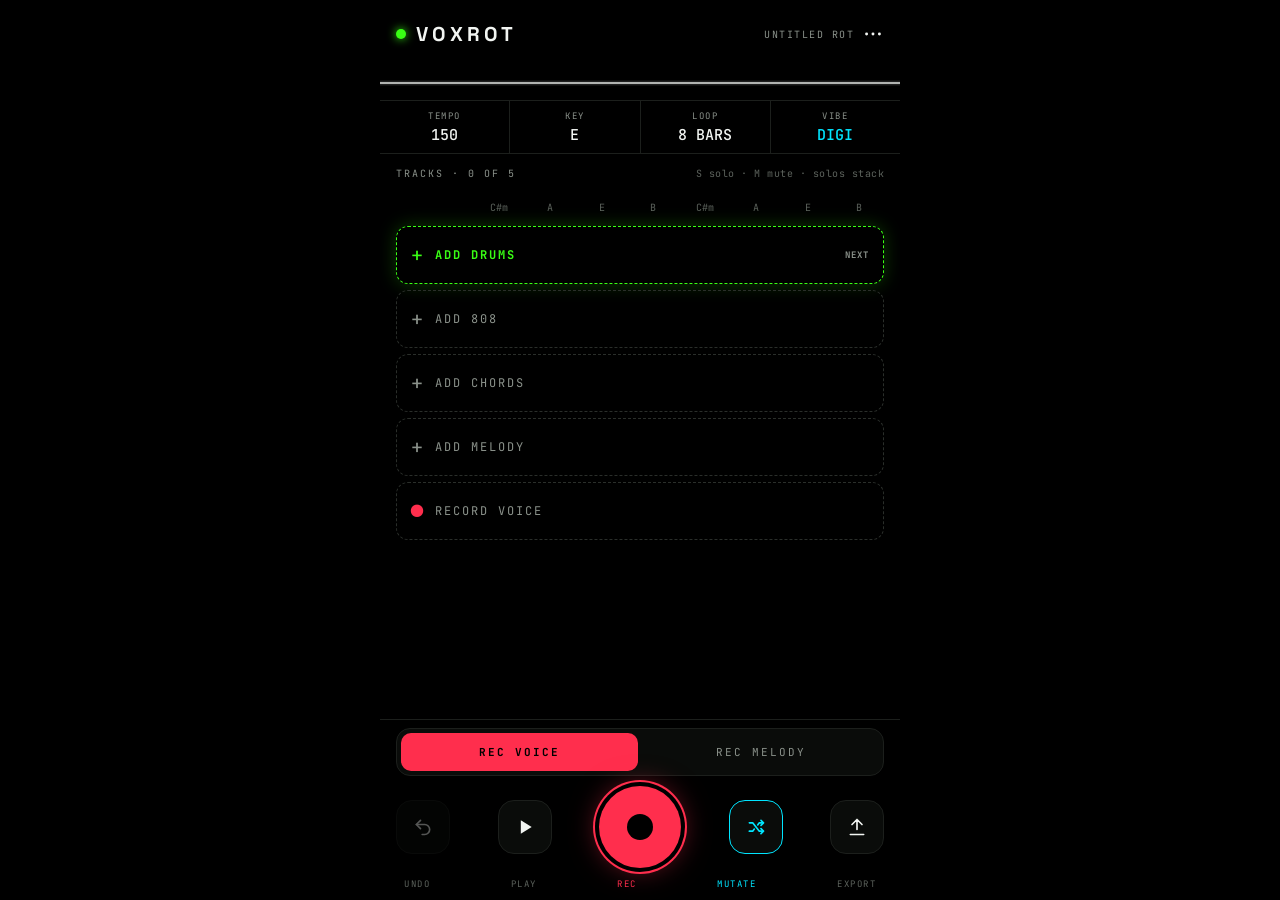
<file: index.html>
<!doctype html>
<html lang="en">
<head>
<meta charset="utf-8">
<meta name="viewport" content="width=device-width, initial-scale=1, viewport-fit=cover, user-scalable=no">
<meta name="theme-color" content="#000000">
<title>VOXROT</title>
<link rel="manifest" href="manifest.json">
<link rel="icon" href="icons/icon.svg" type="image/svg+xml">
<link rel="apple-touch-icon" href="icons/icon-192.png">
<link rel="preconnect" href="https://fonts.googleapis.com">
<link rel="preconnect" href="https://fonts.gstatic.com" crossorigin>
<link href="https://fonts.googleapis.com/css2?family=JetBrains+Mono:wght@400;500;700&family=Space+Grotesk:wght@500;700&display=swap" rel="stylesheet">
<link rel="stylesheet" href="style.css">
</head>
<body>
<div id="app">

  <!-- ============ TRACKS ============ -->
  <section class="screen" id="s-tracks">
    <header class="bar">
      <div class="brand"><span class="led" id="led"></span><span class="wordmark">VOXROT</span></div>
      <button class="ghost" id="menuBtn" type="button" aria-label="Menu"><span id="songTitle">UNTITLED ROT</span><svg viewBox="0 0 24 24" aria-hidden="true"><circle cx="5" cy="12" r="1.6"/><circle cx="12" cy="12" r="1.6"/><circle cx="19" cy="12" r="1.6"/></svg></button>
    </header>
    <canvas class="scope" id="scope" aria-hidden="true"></canvas>
    <div class="stats">
      <button type="button" id="st-tempo"><span class="k">TEMPO</span><span class="v" id="v-tempo">140</span></button>
      <button type="button" id="st-key"><span class="k">KEY</span><span class="v" id="v-key">C#m</span></button>
      <button type="button" id="st-loop"><span class="k">LOOP</span><span class="v" id="v-loop">8 BARS</span></button>
      <button type="button" id="st-vibe"><span class="k">VIBE</span><span class="v cyan" id="v-vibe">RAGE</span></button>
    </div>

    <div class="scroll">
      <div class="label"><span id="tracksLabel">TRACKS · 8 BARS</span><span class="hint">S solo · M mute · solos stack</span></div>
      <div class="tracks">
        <div class="chordrow" id="chordRow"></div>
        <div id="lanes" class="lanes"></div>
      </div>
    </div>

    <div class="dock">
      <div class="keysdock" id="keysDock" hidden>
        <div class="label"><span id="keysLabel">KEYS · C# MINOR</span><span class="keyoct"><button type="button" class="chipbtn" id="octDn" aria-label="Octave down">−</button><span id="octVal">OCT 0</span><button type="button" class="chipbtn" id="octUp" aria-label="Octave up">+</button></span></div>
        <div class="keys" id="keys"></div>
      </div>
      <div class="seg rec" id="recMode">
        <button type="button" data-mode="voice" class="on">REC VOICE</button>
        <button type="button" data-mode="melody">REC MELODY</button>
      </div>
      <div class="transport">
        <button type="button" class="tbtn" id="undo" aria-label="Undo"><svg viewBox="0 0 24 24" aria-hidden="true"><path d="M9 14L4 9l5-5"/><path d="M4 9h10a6 6 0 0 1 0 12h-3"/></svg></button>
        <button type="button" class="tbtn" id="play" aria-label="Play"><svg class="i-play" viewBox="0 0 24 24" aria-hidden="true"><polygon points="7,4 20,12 7,20"/></svg><svg class="i-stop" viewBox="0 0 24 24" aria-hidden="true"><rect x="6" y="6" width="12" height="12" rx="2"/></svg></button>
        <button type="button" class="recbtn" id="rec" aria-label="Record voice"><span class="core"></span><svg class="ring" viewBox="0 0 100 100" aria-hidden="true"><circle cx="50" cy="50" r="46"/></svg></button>
        <button type="button" class="tbtn cyan" id="mutate" aria-label="Mutate everything unlocked"><svg viewBox="0 0 24 24" aria-hidden="true"><path d="M4 7h4l8 10h4M4 17h4l2-2.5M14 9.5L16 7h4"/><path d="M18 4l3 3-3 3M18 14l3 3-3 3"/></svg></button>
        <button type="button" class="tbtn" id="export" aria-label="Export"><svg viewBox="0 0 24 24" aria-hidden="true"><path d="M12 3v12M6 9l6-6 6 6M4 21h16"/></svg></button>
      </div>
      <div class="tlabels"><span>UNDO</span><span>PLAY</span><span class="red">REC</span><span class="cyan">MUTATE</span><span>EXPORT</span></div>
    </div>
  </section>

  <!-- ============ ONE PART ============ -->
  <section class="screen" id="s-part" hidden>
    <header class="bar">
      <button type="button" class="sq" id="partBack" aria-label="Back to tracks"><svg viewBox="0 0 24 24" aria-hidden="true"><path d="M15 5l-7 7 7 7"/></svg></button>
      <div class="ptitle"><span id="partName">DRUMS</span><span class="sub" id="partSub">RAGE KIT</span></div>
      <button type="button" class="sq solo" id="partSolo" aria-label="Solo this part" aria-pressed="false">S</button>
      <button type="button" class="sq" id="partLock" aria-label="Lock part" aria-pressed="false"><svg viewBox="0 0 24 24" aria-hidden="true"><rect x="5" y="11" width="14" height="10" rx="2"/><path class="shackle" d="M8 11V7a4 4 0 0 1 8 0v4"/></svg></button>
    </header>
    <div class="seg" id="partTabs">
      <button type="button" data-tab="pattern" class="on">PATTERN</button>
      <button type="button" data-tab="sound">SOUND</button>
    </div>
    <div class="scroll" id="pv-pattern">
      <div class="editor" id="editor"></div>
      <div class="dials" id="dials"></div>
      <div class="label"><span>VARIATIONS</span><button type="button" class="linkbtn" id="newBatch">↻ NEW BATCH</button></div>
      <div class="vars" id="vars"></div>
      <div class="hint">tap to try · double-tap to keep · swipe left to kill</div>
      <div class="label"><span>DRIFT</span><span class="hint">how far variations wander</span></div>
      <input type="range" id="drift" min="0.1" max="1" step="0.01" value="0.4" aria-label="Drift">
      <div class="row2">
        <button type="button" class="big" id="randomVibe">RANDOM IN VIBE</button>
        <button type="button" class="big cyanfill" id="moreLike">MORE LIKE THIS</button>
      </div>
      <button type="button" class="big danger" id="partRemove">REMOVE FROM TRACK</button>
    </div>
    <div class="scroll" id="pv-sound" hidden>
      <div class="genes" id="genes"></div>
      <p class="hint block">Dashed box: where RANDOM IN RANGE is allowed to roam, so it stays in the style. Locked genes never change.</p>
      <div class="row2">
        <button type="button" class="big" id="soundReset">RESET</button>
        <button type="button" class="big cyanfill" id="soundRandom">RANDOM IN RANGE</button>
      </div>
    </div>
  </section>

  <!-- ============ VOICE ============ -->
  <section class="screen" id="s-voice" hidden>
    <header class="bar">
      <button type="button" class="sq" id="voiceBack" aria-label="Back to tracks"><svg viewBox="0 0 24 24" aria-hidden="true"><path d="M15 5l-7 7 7 7"/></svg></button>
      <div class="ptitle"><span class="red">VOICE</span><span class="sub" id="voiceSub">NO TAKES YET</span></div>
      <button type="button" class="sq" id="voiceMute" aria-label="Mute voice" aria-pressed="false"><svg viewBox="0 0 24 24" aria-hidden="true"><path d="M4 9h4l5-4v14l-5-4H4z"/><path class="wave" d="M16 9a4 4 0 0 1 0 6"/></svg></button>
    </header>
    <div class="scroll">
      <div class="label"><span>EFFECTS</span><span class="hint">change anytime, every take updates</span></div>
      <div class="fxgrid" id="fx">
        <button type="button" data-fx="tune">TUNE: HARD</button>
        <button type="button" data-fx="oct">+12 OCT</button>
        <button type="button" data-fx="chip">CHIPMUNK</button>
        <button type="button" data-fx="wide">WIDE</button>
        <button type="button" data-fx="crush">CRUSH</button>
        <button type="button" data-fx="stutter">STUTTER</button>
      </div>
      <div class="label"><span>TAKES</span><span class="hint">all on = stacked</span></div>
      <div id="takes" class="takes"></div>
      <div class="label"><span>SPACE</span></div>
      <label class="fader"><span>REVERB</span><input type="range" id="m-rev" min="0" max="1" step="0.01"></label>
      <label class="fader"><span>DELAY</span><input type="range" id="m-dly" min="0" max="1" step="0.01"></label>
      <div class="label"><span>SYNC</span><span class="hint" id="syncVal">not calibrated</span></div>
      <p class="hint block">Once per phone: headphones off, volume up, quiet room. It plays 6 beeps and times how late your mic hears them.</p>
      <button type="button" class="big" id="calibrate">CALIBRATE SYNC</button>
      <p class="hint block">Record with wired headphones. Bluetooth adds a delay that can't be measured from here.</p>
    </div>
  </section>

  <!-- ============ SHEET ============ -->
  <div class="scrim" id="scrim" hidden></div>
  <div class="sheet" id="sheet" hidden role="dialog" aria-modal="true" aria-labelledby="sheetTitle">
    <div class="grab" aria-hidden="true"></div>
    <div class="sheethead"><span id="sheetTitle">SHEET</span><button type="button" class="linkbtn" id="sheetClose">DONE</button></div>
    <div class="sheetbody" id="sheetBody"></div>
  </div>
</div>

<div class="count" id="count" aria-live="polite" hidden></div>
<div class="toast" id="toast" role="status" hidden></div>

<script type="module" src="js/ui.js"></script>
</body>
</html>
</file>
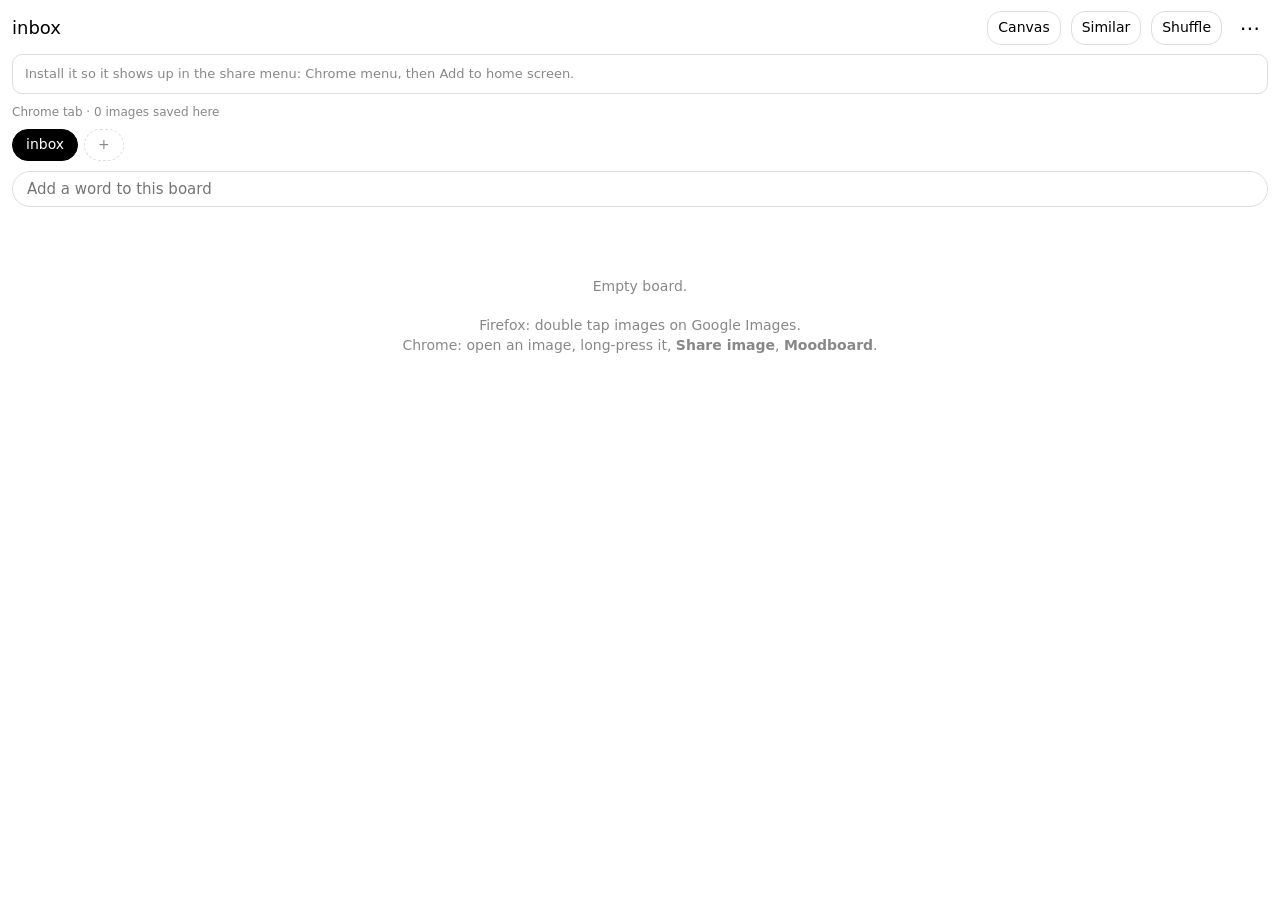
<file: moodboard/index.html>
<!DOCTYPE html>
<html lang="en">
<head>
<meta charset="utf-8">
<meta name="viewport" content="width=device-width,initial-scale=1,viewport-fit=cover">
<meta name="theme-color" content="#000000">
<title>Moodboard</title>
<link rel="icon" href="icon-192.png">
<style>
:root{--bg:#fff;--fg:#000;--mut:#888;--line:#ddd;--dim:rgba(0,0,0,.55)}
@media (prefers-color-scheme:dark){:root{--bg:#000;--fg:#fff;--mut:#777;--line:#2a2a2a;--dim:rgba(0,0,0,.75)}}
*{box-sizing:border-box;-webkit-tap-highlight-color:transparent}
html,body{margin:0;background:var(--bg);color:var(--fg);font:15px/1.4 system-ui,sans-serif}
button{font:inherit;color:inherit;background:none;border:0;padding:0;cursor:pointer}
[hidden]{display:none!important}
header{position:sticky;top:0;z-index:2;background:var(--bg);padding:calc(env(safe-area-inset-top) + 10px) 12px 8px;display:flex;align-items:center;gap:10px}
#title{font-size:18px;flex:1;white-space:nowrap;overflow:hidden;text-overflow:ellipsis}
#count{color:var(--mut);font-size:13px}
#more{width:36px;height:36px;font-size:20px;line-height:36px;text-align:center}
.strip{display:flex;gap:6px;overflow-x:auto;scrollbar-width:none;padding:0 12px 10px}
.strip::-webkit-scrollbar{display:none}
.chip{flex:none;height:32px;padding:0 13px;border:1px solid var(--line);border-radius:16px;font-size:14px;white-space:nowrap;user-select:none;-webkit-user-select:none}
.chip.on{background:var(--fg);color:var(--bg);border-color:var(--fg)}
.chip.add{border-style:dashed;color:var(--mut)}
#grid{columns:2;column-gap:4px;padding:0 4px calc(env(safe-area-inset-bottom) + 20px)}
@media (min-width:700px){#grid{columns:4}}
#grid img{width:100%;display:block;margin:0 0 4px;border-radius:4px;break-inside:avoid;background:var(--line);min-height:40px}
.empty{color:var(--mut);padding:40px 24px;text-align:center;font-size:14px}
.layer{position:fixed;inset:0;z-index:10;background:var(--dim);display:flex;flex-direction:column;justify-content:flex-end}
.panel{background:var(--bg);border-radius:14px 14px 0 0;padding:14px 0 calc(env(safe-area-inset-bottom) + 14px)}
.panel .row{padding:0 14px}
#sheetImgs{display:flex;gap:6px;padding:0 14px 12px}
#sheetImgs img{height:140px;max-width:100%;object-fit:contain;border-radius:6px;background:var(--line)}
.label{color:var(--mut);font-size:13px;padding:0 14px 8px;display:flex;justify-content:space-between}
#bar{height:2px;background:var(--fg);margin:12px 14px 0;transform-origin:left}
#bar.run{animation:shrink 1.5s linear forwards}
@keyframes shrink{from{transform:scaleX(1)}to{transform:scaleX(0)}}
#viewer{background:#000;justify-content:center}
#viewer img{max-width:100%;max-height:80vh;object-fit:contain;margin:auto}
#viewer .acts{display:flex;justify-content:space-around;padding:14px 0 calc(env(safe-area-inset-bottom) + 14px);color:#fff}
#viewer .acts button{padding:8px 14px}
#viewer .strip .chip{color:#fff;border-color:#444}
.menu button{display:block;width:100%;text-align:left;padding:14px 18px;font-size:16px}
.menu button.warn{color:#d33}
#dip{position:fixed;inset:0;z-index:15;background:#000;overflow:hidden;touch-action:none;user-select:none;-webkit-user-select:none}
#track{position:absolute;inset:0;will-change:transform}
#track.anim{transition:transform .22s ease-out}
.slide{position:absolute;top:0;width:100%;height:100%;display:flex;align-items:center;justify-content:center}
.slide img{max-width:100%;max-height:100%;object-fit:contain;pointer-events:none}
#dipInfo{position:absolute;left:0;right:0;bottom:0;padding:14px 16px calc(env(safe-area-inset-bottom) + 18px);display:flex;gap:16px;align-items:center;color:#fff;font-size:14px;background:rgba(0,0,0,.6)}
#dipInfo .grow{flex:1;white-space:nowrap;overflow:hidden;text-overflow:ellipsis}
#dipScope{position:absolute;top:calc(env(safe-area-inset-top) + 12px);left:50%;transform:translateX(-50%);display:flex;gap:6px}
#dipScope .chip{color:#fff;border-color:#444;background:rgba(0,0,0,.5)}
#dipScope .chip.on{background:#fff;color:#000;border-color:#fff}
#words{padding:0 12px 10px}
#wordIn{width:100%;height:36px;border:1px solid var(--line);border-radius:18px;background:transparent;color:var(--fg);padding:0 14px;font:inherit;outline:none}
#sugg,#bwords{display:flex;flex-wrap:wrap;gap:6px;margin-top:8px}
#sugg:empty,#bwords:empty{display:none}
.chip.sug{border-style:dashed}
.chip.word{background:var(--fg);color:var(--bg);border-color:var(--fg)}
.btn{height:36px;padding:0 16px;border:1px solid var(--fg);border-radius:18px}
#canvas{position:fixed;left:0;right:0;bottom:0;overflow:hidden;touch-action:none;background:var(--bg)}
#world{position:absolute;left:0;top:0;transform-origin:0 0}
#world img{position:absolute;display:block;border-radius:3px;background:var(--line)}
#world .lbl{position:absolute;font-size:30px;color:var(--fg);white-space:nowrap}
#toast{position:fixed;left:50%;bottom:calc(env(safe-area-inset-bottom) + 24px);transform:translateX(-50%);background:var(--fg);color:var(--bg);padding:8px 14px;border-radius:16px;font-size:14px;z-index:20}
#install{margin:0 12px 10px;padding:10px 12px;border:1px solid var(--line);border-radius:10px;font-size:13px;display:flex;gap:10px;align-items:center}
#install span{flex:1;color:var(--mut)}
#install button{border:1px solid var(--fg);border-radius:14px;padding:4px 12px}
</style>
</head>
<body>

<header>
  <div id="title">Moodboard</div>
  <div id="count"></div>
  <button id="viewBtn" style="font-size:14px;padding:6px 10px;border:1px solid var(--line);border-radius:14px">Canvas</button>
  <button id="similarBtn" style="font-size:14px;padding:6px 10px;border:1px solid var(--line);border-radius:14px">Similar</button>
  <button id="shuffleBtn" style="font-size:14px;padding:6px 10px;border:1px solid var(--line);border-radius:14px">Shuffle</button>
  <button id="more" aria-label="Board options">&#8943;</button>
</header>
<div id="install" hidden><span>Install it so it shows up in the share menu.</span><button id="installBtn" hidden>Install</button></div>
<div id="link" hidden style="color:var(--mut);font-size:12px;padding:0 12px 8px"></div>
<nav class="strip" id="strip"></nav>
<div id="words">
  <input id="wordIn" placeholder="Add a word to this board" autocomplete="off" autocapitalize="off" enterkeyhint="done">
  <div id="sugg"></div>
  <div id="bwords"></div>
</div>
<div id="canvas" hidden><div id="world"></div></div>
<main id="grid"></main>
<div class="empty" id="empty" hidden>Empty board.<br><br>Firefox: double tap images on Google Images.<br>Chrome: open an image, long-press it, <b>Share image</b>, <b>Moodboard</b>.</div>

<!-- Save sheet (opens after a share) -->
<div class="layer" id="sheet" hidden>
  <div class="panel" id="sheetPanel">
    <div id="sheetImgs"></div>
    <div class="label"><span id="sheetMsg">Saved to</span><button id="discard">Discard</button></div>
    <div class="strip" id="sheetStrip"></div>
    <div class="label" style="padding-top:2px;padding-bottom:0">Tap: this image only. Hold: switch session.</div>
    <div id="bar"></div>
  </div>
</div>

<!-- Full image viewer -->
<div class="layer" id="viewer" hidden>
  <img id="viewImg" alt="">
  <div class="strip" id="moveStrip" hidden></div>
  <div class="acts">
    <button id="vSimilar">Similar</button>
    <button id="vSource">Source</button>
    <button id="vMove">Move</button>
    <button id="vDelete">Delete</button>
    <button id="vClose">Close</button>
  </div>
</div>

<!-- Board menu -->
<div class="layer" id="menu" hidden>
  <div class="panel menu">
    <button data-a="new">New board</button>
    <button data-a="rename">Rename board</button>
    <button data-a="export">Export board as zip</button>
    <button data-a="debug" id="debugBtn" hidden>Copy Google debug log</button>
    <button data-a="delete" class="warn">Delete board</button>
  </div>
</div>

<!-- Shuffle viewer: random images full screen, swipe left/right, swipe down or back to close -->
<div id="dip" hidden>
  <div id="track"><div class="slide" style="left:-100%"><img alt=""></div><div class="slide" style="left:0"><img alt=""></div><div class="slide" style="left:100%"><img alt=""></div></div>
  <div id="dipScope" hidden><button class="chip" data-s="all">All boards</button><button class="chip" data-s="board">This board</button></div>
  <div id="dipInfo" hidden><span class="grow" id="dipBoard"></span><button id="dipSimilar" style="color:#fff">Similar</button><button id="dipSource" style="color:#fff">Source</button><button id="dipDelete" style="color:#fff">Delete</button><button id="dipClose" style="color:#fff">Close</button></div>
</div>

<div id="toast" hidden></div>

<script>
// Only Chrome gets the app manifest (needed for its share menu).
// In Firefox, no manifest means "Add to Home screen" makes a plain shortcut that opens in a normal tab,
// where the Violentmonkey double-tap script runs. An installed Firefox app window doesn't run it.
if (!/Firefox/.test(navigator.userAgent)) {
  var ml = document.createElement('link'); ml.rel = 'manifest'; ml.href = 'manifest.json'; document.head.appendChild(ml);
}
</script>
<script src="db.js"></script>
<script>
var $ = function (s) { return document.querySelector(s); };
var objUrls = [];
var current = null;      // board being viewed (= active board)
var viewing = null;      // item open in viewer

function src(it) {
  if (it.blob) { var u = URL.createObjectURL(it.blob); objUrls.push(u); return u; }
  return it.url;
}
function freeUrls() { objUrls.forEach(URL.revokeObjectURL); objUrls = []; }
// Small preview for grids and the canvas; full image only in the viewers.
function thumbSrc(it) {
  var b = it.thumb || it.blob;
  if (b) { var u = URL.createObjectURL(b); objUrls.push(u); return u; }
  return it.url;
}
function img(it) {
  var i = document.createElement('img');
  i.src = thumbSrc(it); i.loading = 'lazy'; i.referrerPolicy = 'no-referrer'; i.alt = '';
  return i;
}
function toast(msg) {
  var t = $('#toast'); t.textContent = msg; t.hidden = false;
  clearTimeout(toast.h); toast.h = setTimeout(function () { t.hidden = true; }, 1600);
}
function byCreated(list) { return list.slice().sort(function (a, b) { return (a.c || a.t) - (b.c || b.t); }); }

// Chip with tap + long-press
function chip(text, cls, onTap, onHold) {
  var b = document.createElement('button');
  b.className = 'chip ' + (cls || ''); b.textContent = text;
  var timer, held = false;
  b.addEventListener('pointerdown', function () {
    held = false;
    if (onHold) timer = setTimeout(function () { held = true; if (navigator.vibrate) navigator.vibrate(15); onHold(); }, 450);
  });
  ['pointerup', 'pointerleave', 'pointercancel'].forEach(function (ev) { b.addEventListener(ev, function () { clearTimeout(timer); }); });
  b.addEventListener('click', function () { if (!held) onTap(); });
  b.addEventListener('contextmenu', function (e) { e.preventDefault(); });
  return b;
}

async function render() {
  freeUrls();
  current = await MB.active();
  var boards = byCreated(await MB.boards());
  var board = boards.find(function (b) { return b.id === current; });
  $('#title').textContent = board ? board.name : 'Moodboard';

  var strip = $('#strip'); strip.innerHTML = '';
  boards.forEach(function (b) {
    strip.appendChild(chip(b.name, b.id === current ? 'on' : '', async function () { await MB.setActive(b.id); render(); }));
  });
  strip.appendChild(chip('+', 'add', newBoard));
  var on = strip.querySelector('.on'); if (on) on.scrollIntoView({ inline: 'nearest', block: 'nearest' });

  var items = await MB.byBoard(current);
  boardItems = items;
  $('#count').textContent = items.length || '';
  var grid = $('#grid'); grid.innerHTML = '';
  items.forEach(function (it) {
    var i = img(it);
    i.onclick = function () { openViewer(it); };
    grid.appendChild(i);
  });
  $('#empty').hidden = items.length > 0 || canvasOn;
  drawWords(board);
  if (canvasOn) drawCanvas(items);
  makeThumbs(items);
  drawCtx();
  hello();
}

async function newBoard() {
  var name = (prompt('Board name') || '').trim();
  if (!name) return null;
  var b = await MB.newBoard(name);
  await MB.setActive(b.id);
  render();
  return b;
}

// ---------- Save sheet ----------
var sheetIds = [], sheetTimer = null, sheetBoard = null;

async function openSheet(ids) {
  sheetIds = ids;
  var items = (await Promise.all(ids.map(function (id) { return MB.get('items', id); }))).filter(Boolean);
  if (!items.length) { finishSheet(); return; }
  sheetBoard = items[0].board;
  var box = $('#sheetImgs'); box.innerHTML = '';
  items.slice(0, 3).forEach(function (it) { box.appendChild(img(it)); });
  $('#sheetMsg').textContent = items.length > 1 ? items.length + ' saved to' : 'Saved to';
  await drawSheetChips();
  $('#sheet').hidden = false;
  var bar = $('#bar'); bar.classList.remove('run'); void bar.offsetWidth; bar.classList.add('run');
  sheetTimer = setTimeout(finishSheet, 1500);
}

async function drawSheetChips() {
  var boards = await MB.boards(); // most recently used first
  var s = $('#sheetStrip'); s.innerHTML = '';
  boards.forEach(function (b) {
    s.appendChild(chip(b.name, b.id === sheetBoard ? 'on' : '',
      async function () { await moveSheet(b.id, false); },
      async function () { await moveSheet(b.id, true); }));
  });
  s.appendChild(chip('+ new', 'add', async function () {
    var name = (prompt('New board') || '').trim();
    if (!name) return;
    var b = await MB.newBoard(name);
    await moveSheet(b.id, true);
  }));
}

async function moveSheet(boardId, makeActive) {
  await MB.move(sheetIds, boardId);
  if (makeActive) await MB.setActive(boardId);
  sheetBoard = boardId;
  await drawSheetChips();
  var b = await MB.get('boards', boardId);
  $('#sheetMsg').textContent = makeActive ? 'Session now: ' + b.name : 'Moved to ' + b.name;
  setTimeout(finishSheet, 700);
}

function finishSheet() {
  clearTimeout(sheetTimer);
  if ($('#sheet').hidden && !sheetIds.length) return;
  $('#sheet').hidden = true; sheetIds = [];
  history.replaceState(null, '', location.pathname);
  try { window.close(); } catch (e) {}
  render();
}

// Any touch on the sheet stops the auto-close so you have time to pick.
$('#sheetPanel').addEventListener('pointerdown', function () {
  clearTimeout(sheetTimer); $('#bar').classList.remove('run'); $('#bar').style.transform = 'scaleX(0)';
});
$('#discard').onclick = async function () {
  for (var i = 0; i < sheetIds.length; i++) await MB.del('items', sheetIds[i]);
  toast('Discarded'); finishSheet();
};

// ---------- Viewer ----------
function openViewer(it) {
  viewing = it;
  $('#viewImg').src = src(it);
  $('#vSource').hidden = !it.src;
  $('#moveStrip').hidden = true;
  $('#viewer').hidden = false;
}
function closeViewer() { $('#viewer').hidden = true; viewing = null; }
$('#vClose').onclick = closeViewer;
$('#viewImg').onclick = closeViewer;
$('#vSource').onclick = function () { if (viewing && viewing.src) window.open(viewing.src, '_blank'); };
$('#vDelete').onclick = async function () {
  await MB.del('items', viewing.id); closeViewer(); toast('Deleted'); render();
};
$('#vMove').onclick = async function () {
  var s = $('#moveStrip'); s.innerHTML = '';
  (await MB.boards()).forEach(function (b) {
    if (b.id === viewing.board) return;
    s.appendChild(chip(b.name, '', async function () {
      await MB.move([viewing.id], b.id); closeViewer(); toast('Moved to ' + b.name); render();
    }));
  });
  s.hidden = !s.children.length;
  if (!s.children.length) toast('No other boards yet');
};

// ---------- Board menu ----------
$('#more').onclick = function () { $('#menu').hidden = false; };
$('#menu').onclick = async function (e) {
  var a = e.target.dataset && e.target.dataset.a;
  $('#menu').hidden = true;
  if (!a) return;
  var board = await MB.get('boards', current);
  if (a === 'new') newBoard();
  if (a === 'rename') {
    var n = (prompt('Rename board', board.name) || '').trim();
    if (n) { board.name = n; await MB.put('boards', board); render(); }
  }
  if (a === 'delete') {
    var items = await MB.byBoard(current);
    if (!confirm('Delete "' + board.name + '" and its ' + items.length + ' images?')) return;
    for (var i = 0; i < items.length; i++) await MB.del('items', items[i].id);
    await MB.del('boards', current);
    await MB.del('meta', 'active');
    render();
  }
  if (a === 'export') exportZip(board);
  if (a === 'debug') bridgeSend({ type: 'debug?' });
};

// ---------- Bridge to the Google double-tap userscript (Firefox + Violentmonkey) ----------
// The userscript keeps a queue of images saved on Google and hands it over here.
var BP = 'mbx:', importing = false, linked = false;
var linkText = '';
function setLink(t) { linkText = t; drawCtx(); }
async function drawCtx() {
  var n = (await MB.all('items')).length;
  var el = $('#link'); el.hidden = false;
  el.textContent = contextLabel() + ' · ' + n + ' images saved here' + (linkText ? ' · ' + linkText : '');
}
// In Firefox the userscript should answer within a moment. If it doesn't, say so.
if (/Firefox/.test(navigator.userAgent)) setTimeout(function () {
  if (!linked) setLink('Google link off: Violentmonkey script not running on this page');
}, 2500);
// Coming back to an already-open Moodboard tab: collect anything saved meanwhile.
document.addEventListener('visibilitychange', function () { if (!document.hidden) hello(); });
addEventListener('pageshow', function () { hello(); });
addEventListener('focus', function () { hello(); });
function bridgeSend(o) { window.postMessage(BP + JSON.stringify(o), '*'); }
async function hello() {
  var boards = await MB.boards();
  bridgeSend({ type: 'hello', state: {
    boards: boards.map(function (b) { return { id: b.id, name: b.name }; }),
    active: await MB.active(),
    activeT: (await MB.get('meta', 'activeT')) || 0
  } });
}
addEventListener('message', async function (e) {
  if (typeof e.data !== 'string' || e.data.indexOf(BP) !== 0) return;
  var m = JSON.parse(e.data.slice(BP.length));
  if (m.type === 'ready') {
    linked = true; $('#debugBtn').hidden = false; $('#install').hidden = true;
    setLink('Google link on' + (m.waiting ? ' · ' + m.waiting + ' waiting' : ''));
    hello();
  }
  if (m.type === 'progress') toast(m.total ? '"' + m.word + '" ' + m.done + '/' + m.total : 'No results for "' + m.word + '"');
  if (m.type === 'debug') {
    try { await navigator.clipboard.writeText(m.text); toast('Debug log copied'); }
    catch (err) { prompt('Copy this', m.text); }
  }
  if (m.type === 'import' && !importing) {
    importing = true;
    try {
      var now = Date.now(), boardIds = [], ids = [];
      for (var i = 0; i < m.boards.length; i++) {
        var b = m.boards[i];
        if (!(await MB.get('boards', b.id))) await MB.put('boards', { id: b.id, name: b.name, t: now, c: now + i });
        boardIds.push(b.id);
      }
      if (m.active && (await MB.get('boards', m.active))) await MB.setActive(m.active, m.activeT);
      var fallback = await MB.active();
      for (var j = 0; j < m.items.length; j++) {
        var q = m.items[j];
        var blob = q.data ? await (await fetch(q.data)).blob() : null;
        var board = (await MB.get('boards', q.board)) ? q.board : fallback;
        await MB.put('items', { id: q.id, board: board, blob: blob || undefined, url: blob ? undefined : q.url, src: q.src, word: q.word || undefined, t: q.t });
        await MB.touch(board);
        ids.push(q.id);
      }
      bridgeSend({ type: 'imported', ids: ids, boardIds: boardIds });
      if (ids.length) toast(ids.length + ' from Google');
      setLink('Google link on');
    } finally { importing = false; }
    render();
  }
});

// ---------- Zip export (no compression, no libraries) ----------
var CRC = (function () {
  var t = new Uint32Array(256);
  for (var n = 0; n < 256; n++) { var c = n; for (var k = 0; k < 8; k++) c = c & 1 ? 0xEDB88320 ^ (c >>> 1) : c >>> 1; t[n] = c >>> 0; }
  return t;
})();
function crc32(d) { var c = 0xFFFFFFFF; for (var i = 0; i < d.length; i++) c = CRC[(c ^ d[i]) & 255] ^ (c >>> 8); return (c ^ 0xFFFFFFFF) >>> 0; }

function makeZip(files) {
  var enc = new TextEncoder(), parts = [], central = [], off = 0;
  files.forEach(function (f) {
    var name = enc.encode(f.name), crc = crc32(f.data), size = f.data.length;
    var h = new DataView(new ArrayBuffer(30));
    h.setUint32(0, 0x04034b50, true); h.setUint16(4, 20, true); h.setUint16(12, 33, true);
    h.setUint32(14, crc, true); h.setUint32(18, size, true); h.setUint32(22, size, true); h.setUint16(26, name.length, true);
    parts.push(h.buffer, name, f.data);
    var c = new DataView(new ArrayBuffer(46));
    c.setUint32(0, 0x02014b50, true); c.setUint16(4, 20, true); c.setUint16(6, 20, true); c.setUint16(14, 33, true);
    c.setUint32(16, crc, true); c.setUint32(20, size, true); c.setUint32(24, size, true); c.setUint16(28, name.length, true);
    c.setUint32(42, off, true);
    central.push(c.buffer, name);
    off += 30 + name.length + size;
  });
  var cdSize = central.reduce(function (s, p) { return s + (p.byteLength || p.length); }, 0);
  var e = new DataView(new ArrayBuffer(22));
  e.setUint32(0, 0x06054b50, true); e.setUint16(8, files.length, true); e.setUint16(10, files.length, true);
  e.setUint32(12, cdSize, true); e.setUint32(16, off, true);
  return new Blob(parts.concat(central, [e.buffer]), { type: 'application/zip' });
}

async function exportZip(board) {
  var items = (await MB.byBoard(board.id)).reverse(), files = [], links = [];
  for (var i = 0; i < items.length; i++) {
    var it = items[i], num = String(i + 1).padStart(3, '0');
    if (it.blob) {
      var ext = ((it.blob.type || 'image/jpeg').split('/')[1] || 'jpg').replace('jpeg', 'jpg').replace('+xml', '');
      files.push({ name: num + '.' + ext, data: new Uint8Array(await it.blob.arrayBuffer()) });
    } else links.push(num + '  ' + it.url);
    if (it.src) links.push(num + '  source: ' + it.src);
  }
  if (links.length) files.push({ name: 'links.txt', data: new TextEncoder().encode(links.join('\n')) });
  if (!files.length) { toast('Nothing to export'); return; }
  var a = document.createElement('a');
  a.href = URL.createObjectURL(makeZip(files));
  a.download = board.name.replace(/[^\w\- ]+/g, '').trim() + '.zip';
  document.body.appendChild(a); a.click(); a.remove();
  setTimeout(function () { URL.revokeObjectURL(a.href); }, 5000);
}

// ---------- Install + service worker ----------
var installEvt = null;
var standalone = matchMedia('(display-mode: standalone)').matches;
if (!standalone && !/Firefox/.test(navigator.userAgent)) $('#install').hidden = false;
if (!standalone) $('#install span').textContent = 'Install it so it shows up in the share menu: Chrome menu, then Add to home screen.';
addEventListener('beforeinstallprompt', function (e) {
  e.preventDefault(); installEvt = e;
  $('#install span').textContent = 'Install it so it shows up in the share menu.';
  $('#installBtn').hidden = false;
});
$('#installBtn').onclick = async function () {
  if (!installEvt) return;
  installEvt.prompt(); await installEvt.userChoice; installEvt = null; $('#install').hidden = true;
};
addEventListener('appinstalled', function () { $('#install').hidden = true; });
if ('serviceWorker' in navigator) navigator.serviceWorker.register('sw.js');

// Close overlays with the Android back gesture is not wired; Close/tap does it.
// ---------- Shuffle viewer ----------
var dip = { list: [], i: 0, urls: {}, scope: 'all', names: {} };
function shuffle(a) { for (var i = a.length - 1; i > 0; i--) { var j = Math.floor(Math.random() * (i + 1)); var t = a[i]; a[i] = a[j]; a[j] = t; } return a; }
function dipItem(k) { var n = dip.list.length; return dip.list[((dip.i + k) % n + n) % n]; }
function dipUrl(it) {
  if (!dip.urls[it.id]) dip.urls[it.id] = it.blob ? URL.createObjectURL(it.blob) : it.url;
  return dip.urls[it.id];
}
function dipDraw() {
  var keep = {};
  var imgs = document.querySelectorAll('#track img');
  [-1, 0, 1].forEach(function (k, n) { var it = dipItem(k); keep[it.id] = 1; imgs[n].src = dipUrl(it); });
  dipItem(2) && (keep[dipItem(2).id] = 1, dipUrl(dipItem(2)));
  Object.keys(dip.urls).forEach(function (id) {
    if (!keep[id]) { if (dip.urls[id].indexOf('blob:') === 0) URL.revokeObjectURL(dip.urls[id]); delete dip.urls[id]; }
  });
  var cur = dipItem(0);
  $('#dipBoard').textContent = (dip.names[cur.board] || '') + (cur.word ? ' · ' + cur.word : '') + '  ' + (((dip.i % dip.list.length) + dip.list.length) % dip.list.length + 1) + '/' + dip.list.length;
  $('#dipSource').hidden = !cur.src;
  document.querySelectorAll('#dipScope .chip').forEach(function (c) { c.classList.toggle('on', c.dataset.s === dip.scope); });
}
async function openDip(scope) {
  dip.scope = scope || dip.scope;
  var items = dip.scope === 'board' ? await MB.byBoard(current) : await MB.all('items');
  if (!items.length) { toast(dip.scope === 'board' ? 'This board is empty' : 'No images yet'); if (dip.scope === 'board') return openDip('all'); return; }
  dip.names = {}; (await MB.boards()).forEach(function (b) { dip.names[b.id] = b.name; });
  dip.list = shuffle(items); dip.i = 0;
  if ($('#dip').hidden) { $('#dip').hidden = false; history.pushState({ dip: 1 }, ''); }
  $('#dipInfo').hidden = $('#dipScope').hidden = true;
  dipDraw();
}
async function openDipList(list, start) {
  if (!list.length) return;
  dip.names = {}; (await MB.boards()).forEach(function (b) { dip.names[b.id] = b.name; });
  dip.list = list; dip.i = Math.max(0, start);
  if ($('#dip').hidden) { $('#dip').hidden = false; history.pushState({ dip: 1 }, ''); }
  $('#dipInfo').hidden = $('#dipScope').hidden = true;
  dipDraw();
}
function closeDip(fromPop) {
  if ($('#dip').hidden) return;
  $('#dip').hidden = true;
  Object.keys(dip.urls).forEach(function (id) { if (dip.urls[id].indexOf('blob:') === 0) URL.revokeObjectURL(dip.urls[id]); });
  dip.urls = {};
  if (!fromPop && history.state && history.state.dip) history.back();
}
addEventListener('popstate', function () { closeDip(true); });
$('#shuffleBtn').onclick = function () { openDip('all'); };
$('#dipClose').onclick = function () { closeDip(); };
$('#dipDelete').onclick = async function () {
  var it = dipItem(0);
  await MB.del('items', it.id);
  var u = dip.urls[it.id]; if (u && u.indexOf('blob:') === 0) URL.revokeObjectURL(u); delete dip.urls[it.id];
  dip.list.splice(((dip.i % dip.list.length) + dip.list.length) % dip.list.length, 1);
  toast('Deleted');
  if (!dip.list.length) { closeDip(); render(); return; }
  dipDraw(); render();
};
$('#dipSource').onclick = function () { var it = dipItem(0); if (it.src) window.open(it.src, '_blank'); };
document.querySelectorAll('#dipScope .chip').forEach(function (c) { c.onclick = function () { openDip(c.dataset.s); }; });
addEventListener('keydown', function (e) {
  if ($('#dip').hidden) return;
  if (e.key === 'ArrowRight') dipStep(1); if (e.key === 'ArrowLeft') dipStep(-1); if (e.key === 'Escape') closeDip();
});
function dipStep(dir) {
  var track = $('#track');
  track.classList.add('anim'); track.style.transform = 'translateX(' + (-dir * 100) + '%)';
  setTimeout(function () {
    track.classList.remove('anim'); dip.i += dir; dipDraw(); track.style.transform = '';
  }, 220);
}
(function () {
  var el = $('#dip'), track = $('#track'), x0 = 0, y0 = 0, dx = 0, dy = 0, down = false;
  el.addEventListener('pointerdown', function (e) {
    if (e.target.closest('button')) return;
    down = true; x0 = e.clientX; y0 = e.clientY; dx = dy = 0; track.classList.remove('anim');
  });
  el.addEventListener('pointermove', function (e) {
    if (!down) return;
    dx = e.clientX - x0; dy = e.clientY - y0;
    if (Math.abs(dx) > Math.abs(dy)) track.style.transform = 'translateX(' + dx + 'px)';
    else if (dy > 0) track.style.transform = 'translateY(' + dy + 'px)';
  });
  function up() {
    if (!down) return; down = false;
    var w = el.clientWidth;
    if (Math.abs(dx) < 8 && Math.abs(dy) < 8) {          // tap: show/hide info
      var show = $('#dipInfo').hidden; $('#dipInfo').hidden = $('#dipScope').hidden = !show; track.style.transform = ''; return;
    }
    if (dy > 120 && Math.abs(dy) > Math.abs(dx)) { track.style.transform = ''; closeDip(); return; }
    if (Math.abs(dx) > Math.min(80, w * 0.2)) {
      var dir = dx < 0 ? 1 : -1;
      track.classList.add('anim'); track.style.transform = 'translateX(' + (-dir * w) + 'px)';
      setTimeout(function () { track.classList.remove('anim'); dip.i += dir; dipDraw(); track.style.transform = ''; }, 220);
    } else { track.classList.add('anim'); track.style.transform = ''; }
  }
  el.addEventListener('pointerup', up); el.addEventListener('pointercancel', up);
})();

// ---------- Small previews (made once per image, stored with it) ----------
var thumbing = false;
async function makeThumbs(items) {
  if (thumbing) return; thumbing = true;
  var made = 0;
  try {
    for (var i = 0; i < items.length; i++) {
      var it = items[i];
      if (it.thumb || !it.blob) continue;
      try {
        var bmp = await createImageBitmap(it.blob);
        var k = Math.min(1, 480 / Math.max(bmp.width, bmp.height));
        var c = document.createElement('canvas');
        c.width = Math.max(1, Math.round(bmp.width * k)); c.height = Math.max(1, Math.round(bmp.height * k));
        c.getContext('2d').drawImage(bmp, 0, 0, c.width, c.height);
        it.thumb = await new Promise(function (r) { c.toBlob(r, 'image/jpeg', 0.82); });
        it.w = bmp.width; it.h = bmp.height;
        await MB.put('items', it); made++;
      } catch (e) {}
    }
  } finally { thumbing = false; }
  if (made && canvasOn) render();
}

// ---------- Theme words + live suggestions (Datamuse) ----------
var suggTimer = null, suggCtl = null;
function googleUrl(word) { return (window.__mbGoogle || 'https://www.google.com/search') + '?udm=2&q=' + encodeURIComponent(word); }
// Adding a word fetches its images at once. The Google tab must open inside the tap itself
// (browsers block tabs opened later), so grab() runs before anything async.
async function addWord(w) {
  w = w.trim().toLowerCase(); if (!w) return;
  grab(w);
  var b = await MB.get('boards', current);
  b.words = b.words || [];
  if (b.words.indexOf(w) < 0) { b.words.push(w); await MB.put('boards', b); }
  $('#wordIn').value = ''; $('#sugg').innerHTML = '';
  render();
}
function drawWords(board) {
  var box = $('#bwords'); box.innerHTML = '';
  ((board && board.words) || []).forEach(function (w) {
    box.appendChild(chip(w, 'word', function () { grab(w); }, async function () {
      if (!confirm('Remove "' + w + '" from this board? Its images stay.')) return;
      var b = await MB.get('boards', current); b.words = (b.words || []).filter(function (x) { return x !== w; });
      await MB.put('boards', b); render();
    }));
  });
  suggest();
}
async function suggest() {
  clearTimeout(suggTimer);
  suggTimer = setTimeout(async function () {
    var typed = $('#wordIn').value.trim();
    var b = await MB.get('boards', current);
    var have = (b && b.words) || [];
    var basis = typed || have.slice(-3).join(' ');
    var box = $('#sugg');
    if (!basis) { box.innerHTML = ''; return; }
    if (suggCtl) suggCtl.abort();
    suggCtl = new AbortController();
    try {
      var r = await fetch('https://api.datamuse.com/words?max=24&ml=' + encodeURIComponent(basis), { signal: suggCtl.signal });
      var list = (await r.json()).map(function (x) { return x.word; })
        .filter(function (w) { return have.indexOf(w) < 0 && w !== typed.toLowerCase(); }).slice(0, typed ? 12 : 10);
      box.innerHTML = '';
      if (typed) box.appendChild(chip('+ ' + typed, 'sug', function () { addWord(typed); }));
      list.forEach(function (w) { box.appendChild(chip(w, 'sug', function () { addWord(w); })); });
    } catch (e) { if (e.name !== 'AbortError') box.innerHTML = ''; }
  }, 180);
}
$('#wordIn').addEventListener('input', suggest);
$('#wordIn').addEventListener('keydown', function (e) { if (e.key === 'Enter') addWord(this.value); });

// ---------- Find similar: send one image to Google Lens, land on its "Visual matches" feed ----------
// The upload is a normal form POST opened in a new tab, so it has to happen inside the tap (no awaits before submit).
// In Firefox the userscript switches the Lens page to Visual matches and makes double tap save there too.
var boardItems = [];
function lensSearch(it) {
  if (!it) { toast('No images on this board yet'); return; }
  var src = it.blob || it.thumb;
  if (!src && !it.url) { toast('This image has no file to search with'); return; }
  // Open the tab now, inside the tap; fill it once the image is re-encoded.
  var name = 'mblens' + Date.now();
  var win = window.open('about:blank', name);
  if (linked) bridgeSend({ type: 'lens', board: current });
  if (!src) { if (win) win.location = 'https://lens.google.com/uploadbyurl?url=' + encodeURIComponent(it.url); return; }
  lensJpeg(src).then(function (j) {
    // Same request Firefox's own Lens button sends: phone-friendly entry point, JPEG <= 1000px, matching dimensions.
    var f = document.createElement('form');
    f.method = 'POST'; f.enctype = 'multipart/form-data'; f.target = name; f.hidden = true;
    f.action = (window.__mbLens || 'https://lens.google.com/upload') + '?ep=fntpubb&st=' + Date.now() +
      '&vpw=' + innerWidth + '&vph=' + innerHeight + '&hl=' + encodeURIComponent((navigator.language || 'en').split('-')[0]);
    var inp = document.createElement('input'); inp.type = 'file'; inp.name = 'encoded_image';
    var dt = new DataTransfer(); dt.items.add(new File([j.blob], 'image.jpg', { type: 'image/jpeg' })); inp.files = dt.files;
    var dim = document.createElement('input'); dim.type = 'hidden'; dim.name = 'processed_image_dimensions'; dim.value = j.w + ',' + j.h;
    f.appendChild(inp); f.appendChild(dim); document.body.appendChild(f); f.submit(); f.remove();
    toast(linked ? 'Similar images: double tap to save' : 'Opened Google Lens');
  }).catch(function () { if (win) win.close(); toast('Could not read this image'); });
}
async function lensJpeg(blob) {
  var bmp = await createImageBitmap(blob);
  var k = Math.min(1, 1000 / Math.max(bmp.width, bmp.height));
  var c = document.createElement('canvas');
  c.width = Math.max(1, Math.round(bmp.width * k)); c.height = Math.max(1, Math.round(bmp.height * k));
  c.getContext('2d').drawImage(bmp, 0, 0, c.width, c.height);
  var out = await new Promise(function (r) { c.toBlob(r, 'image/jpeg', 0.4); });
  return { blob: out, w: c.width, h: c.height };
}
$('#similarBtn').onclick = function () { lensSearch(boardItems[Math.floor(Math.random() * boardItems.length)]); };
$('#vSimilar').onclick = function () { lensSearch(viewing); };
$('#dipSimilar').onclick = function () { lensSearch(dipItem(0)); };

// Tap a word: open Google Images for it. With the Firefox script running, the results come back here to pick from.
function grab(word) {
  if (linked) bridgeSend({ type: 'grab', word: word, board: current });
  window.open(googleUrl(word), '_blank');
  toast(linked ? 'Getting images for "' + word + '"…' : 'Opened Google. Double tap to save.');
}

// ---------- Canvas: every image of the board, grouped by word; pinch to zoom, drag to pan ----------
var canvasOn = false, cam = { x: 0, y: 0, s: 1 }, camFitted = false, canvasItems = [];
$('#viewBtn').onclick = function () {
  canvasOn = !canvasOn; camFitted = false;
  $('#viewBtn').textContent = canvasOn ? 'Grid' : 'Canvas';
  $('#canvas').hidden = !canvasOn; $('#grid').hidden = canvasOn; $('#words').hidden = canvasOn;
  render();
};
function applyCam() { $('#world').style.transform = 'translate(' + cam.x + 'px,' + cam.y + 'px) scale(' + cam.s + ')'; }
function drawCanvas(items) {
  var cv = $('#canvas');
  cv.style.top = Math.round($('#strip').getBoundingClientRect().bottom + scrollY) + 'px';
  canvasItems = items;
  var groups = {}, order = [];
  items.slice().reverse().forEach(function (it) {
    var w = it.word || 'other';
    if (!groups[w]) { groups[w] = []; order.push(w); }
    groups[w].push(it);
  });
  var COL = 160, GAP = 6, COLS = 3, CW = COLS * COL + (COLS - 1) * GAP, PAD = 90, PER_ROW = 2;
  var world = $('#world'); world.innerHTML = '';
  var x = 0, y = 0, rowH = 0, maxX = 0;
  order.forEach(function (w, gi) {
    if (gi && gi % PER_ROW === 0) { x = 0; y += rowH + PAD; rowH = 0; }
    var lbl = document.createElement('div'); lbl.className = 'lbl'; lbl.textContent = w;
    lbl.style.left = x + 'px'; lbl.style.top = y + 'px'; world.appendChild(lbl);
    var colsH = [0, 0, 0], top = y + 46;
    groups[w].forEach(function (it) {
      var c = colsH.indexOf(Math.min.apply(null, colsH));
      var h = it.w && it.h ? COL * it.h / it.w : COL;
      var im = img(it); im.loading = 'eager';
      im.style.left = (x + c * (COL + GAP)) + 'px'; im.style.top = (top + colsH[c]) + 'px';
      im.style.width = COL + 'px'; im.style.height = h + 'px';
      im.dataset.id = it.id; im.dataset.word = w;
      world.appendChild(im);
      colsH[c] += h + GAP;
    });
    rowH = Math.max(rowH, 46 + Math.max.apply(null, colsH));
    x += CW + PAD; maxX = Math.max(maxX, x - PAD);
  });
  if (!camFitted) {
    var vw = cv.clientWidth || innerWidth;
    cam.s = Math.min(1, (vw - 24) / Math.max(1, maxX)); cam.x = 12; cam.y = 12; camFitted = true;
  }
  applyCam();
  if (!items.length) world.innerHTML = '<div class="lbl" style="font-size:18px;color:var(--mut);left:0;top:0">Add words, tap one, pick images.</div>';
}
(function () {
  var cv = $('#canvas'), pts = {}, last = null, moved = 0, downAt = null;
  function mid() { var p = Object.values(pts); return { x: (p[0].x + p[1].x) / 2, y: (p[0].y + p[1].y) / 2, d: Math.hypot(p[0].x - p[1].x, p[0].y - p[1].y) }; }
  function zoomAt(px, py, k) {
    var ns = Math.max(0.05, Math.min(4, cam.s * k)); k = ns / cam.s;
    cam.x = px - (px - cam.x) * k; cam.y = py - (py - cam.y) * k; cam.s = ns; applyCam();
  }
  cv.addEventListener('pointerdown', function (e) {
    cv.setPointerCapture(e.pointerId);
    var r = cv.getBoundingClientRect();
    pts[e.pointerId] = { x: e.clientX - r.left, y: e.clientY - r.top };
    if (Object.keys(pts).length === 1) { moved = 0; downAt = { x: e.clientX, y: e.clientY, t: e.target }; }
    last = Object.keys(pts).length === 2 ? mid() : null;
  });
  cv.addEventListener('pointermove', function (e) {
    if (!pts[e.pointerId]) return;
    var r = cv.getBoundingClientRect(), p = pts[e.pointerId];
    var nx = e.clientX - r.left, ny = e.clientY - r.top;
    var n = Object.keys(pts).length;
    if (n === 1) { cam.x += nx - p.x; cam.y += ny - p.y; applyCam(); }
    moved += Math.abs(nx - p.x) + Math.abs(ny - p.y);
    p.x = nx; p.y = ny;
    if (n === 2) {
      var m = mid();
      if (last) { cam.x += m.x - last.x; cam.y += m.y - last.y; zoomAt(m.x, m.y, m.d / Math.max(1, last.d)); }
      last = m;
    }
  });
  function up(e) {
    var wasTap = Object.keys(pts).length === 1 && moved < 10 && downAt;
    delete pts[e.pointerId]; last = Object.keys(pts).length === 2 ? mid() : null;
    if (wasTap && downAt.t.tagName === 'IMG' && downAt.t.dataset.id) {
      var id = downAt.t.dataset.id, w = downAt.t.dataset.word;
      var list = canvasItems.filter(function (it) { return (it.word || 'other') === w; }).reverse();
      openDipList(list, list.findIndex(function (it) { return it.id === id; }));
    }
  }
  cv.addEventListener('pointerup', up); cv.addEventListener('pointercancel', up);
  cv.addEventListener('wheel', function (e) {
    e.preventDefault(); var r = cv.getBoundingClientRect();
    zoomAt(e.clientX - r.left, e.clientY - r.top, Math.exp(-e.deltaY * 0.0015));
  }, { passive: false });
})();

// Where this page is running, so storage mix-ups are visible.
function contextLabel() {
  var app = matchMedia('(display-mode: standalone)').matches || matchMedia('(display-mode: minimal-ui)').matches;
  var br = /Firefox/.test(navigator.userAgent) ? 'Firefox' : /SamsungBrowser/.test(navigator.userAgent) ? 'Samsung Internet' : 'Chrome';
  return br + (app ? ' app' : ' tab');
}

(async function start() {
  var q = new URLSearchParams(location.search);
  await render();
  if (q.get('error')) { toast("Couldn't read that share"); history.replaceState(null, '', location.pathname); }
  var saved = (q.get('saved') || '').split(',').filter(Boolean);
  if (saved.length) openSheet(saved);
  else if (q.has('dip')) openDip('all');
})();
</script>
</body>
</html>
</file>
<file: style.css>
/* VOXROT v3
   Layout: full-screen views (tracks, one part, voice) that slide over each other,
   a bottom sheet for quick settings. Structured grid, 1px lines, one colour per part. */
:root {
  --bg: #000;
  --panel: #0a0c0a;
  --panel2: #0f120f;
  --line: #1c1f1c;
  --line2: #2a2e2a;
  --fg: #f2f5f2;
  --dim: #8a918a;
  --dim2: #5c625c;
  --drums: #39ff14;
  --bass: #00e5ff;
  --chords: #a57bff;
  --melody: #ffb020;
  --voice: #ff2e4d;
  --cyan: #00e5ff;
  --accent: #39ff14;
  --mono: "JetBrains Mono", ui-monospace, "Courier New", monospace;
  --display: "Space Grotesk", "Arial Narrow", system-ui, sans-serif;
  --r: 14px;
  --lvl: 0;
  color-scheme: dark;
}
* { box-sizing: border-box; -webkit-tap-highlight-color: transparent; }
html, body { height: 100%; }
body {
  margin: 0;
  background: var(--bg);
  color: var(--fg);
  font-family: var(--mono);
  font-size: 13px;
  overflow: hidden;
  overscroll-behavior: none;
  touch-action: manipulation;
  user-select: none;
  -webkit-user-select: none;
}
button { font-family: inherit; color: inherit; cursor: pointer; border: 0; background: none; padding: 0; }
button:focus-visible, input:focus-visible, select:focus-visible { outline: 2px solid var(--cyan); outline-offset: 2px; }
[hidden] { display: none !important; }
svg { display: block; }

#app { position: relative; height: 100%; max-width: 520px; margin: 0 auto; overflow: hidden; }

/* ---- screens ---- */
.screen {
  position: absolute;
  inset: 0;
  display: flex;
  flex-direction: column;
  padding-top: env(safe-area-inset-top, 0px);
  background: var(--bg);
  transition: transform 0.32s cubic-bezier(0.2, 0.8, 0.2, 1), opacity 0.32s;
}
.screen.under { transform: translateX(-22%); opacity: 0.4; }
.screen.enter { transform: translateX(100%); }
.scroll {
  flex: 1;
  min-height: 0;
  overflow-y: auto;
  overflow-x: clip;
  padding: 0 max(16px, env(safe-area-inset-right, 0px)) 16px max(16px, env(safe-area-inset-left, 0px));
  display: flex;
  flex-direction: column;
  gap: 10px;
  scrollbar-width: none;
}
.scroll::-webkit-scrollbar { display: none; }
.scroll > * { flex-shrink: 0; }

.bar {
  display: flex;
  align-items: center;
  justify-content: space-between;
  gap: 10px;
  padding: 12px max(16px, env(safe-area-inset-right, 0px)) 10px max(16px, env(safe-area-inset-left, 0px));
}
.brand { display: flex; align-items: center; gap: 10px; }
.led { width: 10px; height: 10px; border-radius: 50%; background: var(--accent); box-shadow: 0 0 10px var(--accent); transition: transform 0.08s, box-shadow 0.08s; }
.led.hit { transform: scale(1.5); box-shadow: 0 0 18px var(--accent); }
.wordmark { font-family: var(--display); font-weight: 700; font-size: 20px; letter-spacing: 4px; }
.ghost { display: flex; align-items: center; gap: 8px; font-size: 10px; letter-spacing: 1.5px; color: var(--dim); min-height: 44px; max-width: 60%; }
.ghost span { overflow: hidden; text-overflow: ellipsis; white-space: nowrap; }
.ghost svg { width: 22px; height: 22px; fill: var(--fg); flex: none; }

.scope { display: block; width: 100%; height: 34px; }

.stats {
  display: grid;
  grid-template-columns: repeat(4, minmax(0, 1fr));
  gap: 1px;
  background: var(--line);
  border-top: 1px solid var(--line);
  border-bottom: 1px solid var(--line);
  margin-bottom: 4px;
}
.stats button { background: var(--bg); padding: 9px 0 8px; display: flex; flex-direction: column; align-items: center; gap: 3px; min-height: 48px; transition: background 0.15s; }
.stats button:active { background: var(--panel); }
.stats .k { font-size: 9px; letter-spacing: 1.5px; color: var(--dim); }
.stats .v { font-size: 15px; font-weight: 500; font-variant-numeric: tabular-nums; }
.cyan { color: var(--cyan); }
.red { color: var(--voice); }

.label { display: flex; justify-content: space-between; align-items: center; gap: 8px; font-size: 10px; letter-spacing: 2px; color: var(--dim); min-height: 26px; padding-top: 4px; }
.hint { font-size: 10px; letter-spacing: 0.5px; color: var(--dim2); }
.hint.block { margin: 0; line-height: 1.55; font-size: 11px; color: var(--dim); max-width: 60ch; }
.linkbtn { color: var(--cyan); font-size: 10px; letter-spacing: 1.5px; min-height: 36px; padding: 0 4px; }

/* vibe pills */
.pills { display: flex; gap: 8px; overflow-x: auto; scrollbar-width: none; min-width: 0; padding-bottom: 2px; }
.pills::-webkit-scrollbar { display: none; }
.pill { flex: none; height: 38px; padding: 0 14px; border-radius: 19px; border: 1px solid var(--line2); font-size: 11px; letter-spacing: 1.5px; font-weight: 500; transition: background 0.15s, color 0.15s; }
.pill.on { background: var(--fg); color: #000; border-color: var(--fg); }

/* tracks */
.tracks { display: flex; flex-direction: column; gap: 6px; }
.chordrow { display: grid; grid-template-columns: 76px 1fr; gap: 2px; }
.chordrow .cells { display: grid; gap: 2px; }
.chordrow button { font-size: 10px; color: var(--dim2); min-height: 26px; border-radius: 6px; transition: color 0.1s, background 0.1s; font-variant-numeric: tabular-nums; }
.chordrow button.now { color: var(--fg); background: var(--panel); }
.lanes { display: flex; flex-direction: column; gap: 6px; }
.lane {
  position: relative;
  display: grid;
  grid-template-columns: 76px 1fr;
  gap: 2px;
  height: 58px;
  background: var(--panel);
  border: 1px solid var(--line);
  border-radius: 12px;
  padding: 4px;
  text-align: left;
  transition: border-color 0.2s, transform 0.08s, opacity 0.2s;
}
.lane:active { transform: scale(0.985); }
.lane.muted { opacity: 0.35; }
.lane.locked .lname::after { content: " ●"; color: var(--dim); font-size: 8px; }
.lane .meta { display: flex; flex-direction: column; justify-content: center; gap: 3px; padding-left: 7px; border-left: 3px solid var(--c); min-width: 0; }
.lname { font-size: 11px; font-weight: 700; letter-spacing: 1px; }
.lsub { font-size: 8px; color: var(--dim); letter-spacing: 1px; white-space: nowrap; overflow: hidden; text-overflow: ellipsis; }
.lane .cv { position: relative; min-width: 0; }
.lane canvas { position: absolute; inset: 0; width: 100%; height: 100%; display: block; border-radius: 6px; }
.lane .flash { position: absolute; inset: -1px; border-radius: 12px; border: 1px solid var(--c); opacity: 0; pointer-events: none; transition: opacity 0.18s; }
.lane.hit .flash { opacity: 0.9; transition: none; }
.lane.mutating { animation: shimmer 0.6s ease-out; }
@keyframes shimmer { 0% { box-shadow: 0 0 0 0 var(--c); } 40% { box-shadow: 0 0 22px 2px var(--c); } 100% { box-shadow: 0 0 0 0 transparent; } }

/* keys */
.keysdock { padding-bottom: 2px; display: flex; flex-direction: column; gap: 6px; animation: rise 0.25s ease-out; }
@keyframes rise { from { transform: translateY(12px); opacity: 0; } to { transform: none; opacity: 1; } }
.keyoct { display: flex; align-items: center; gap: 6px; }
.chipbtn { width: 34px; height: 30px; border-radius: 8px; border: 1px solid var(--line2); font-size: 14px; }
.keys { display: grid; grid-template-columns: repeat(8, minmax(0, 1fr)); gap: 4px; touch-action: none; }
.key { height: 78px; border-radius: 10px; background: #e9eee9; color: #000; font-size: 10px; font-weight: 700; display: flex; align-items: flex-end; justify-content: center; padding-bottom: 8px; transition: background 0.05s, transform 0.05s, box-shadow 0.05s; }
.key.root { background: #cfd7cf; }
.key.down { background: var(--melody); transform: translateY(2px); box-shadow: 0 0 18px rgba(255, 176, 32, 0.6); }

/* dock + transport */
.dock { display: flex; flex-direction: column; gap: 10px; padding: 8px max(16px, env(safe-area-inset-right, 0px)) calc(10px + env(safe-area-inset-bottom, 0px)) max(16px, env(safe-area-inset-left, 0px)); border-top: 1px solid var(--line); background: var(--bg); }
.seg { display: grid; grid-auto-flow: column; grid-auto-columns: 1fr; gap: 4px; padding: 4px; background: var(--panel); border: 1px solid var(--line); border-radius: var(--r); margin: 0 max(16px, env(safe-area-inset-right, 0px)) 6px max(16px, env(safe-area-inset-left, 0px)); }
.dock .seg { margin: 0; }
.seg button { height: 38px; border-radius: 10px; font-size: 11px; letter-spacing: 2px; color: var(--dim); transition: background 0.15s, color 0.15s; }
.seg button.on { background: var(--fg); color: #000; font-weight: 700; }
.seg.rec button.on { background: var(--voice); }
.seg.rec button.on[data-mode="melody"] { background: var(--melody); }
.transport { display: flex; justify-content: space-between; align-items: center; }
.tbtn { width: 54px; height: 54px; border-radius: 16px; background: var(--panel); border: 1px solid var(--line); display: flex; align-items: center; justify-content: center; transition: transform 0.08s, border-color 0.15s; }
.tbtn:active { transform: scale(0.92); }
.tbtn svg { width: 20px; height: 20px; fill: none; stroke: var(--fg); stroke-width: 2; stroke-linecap: round; stroke-linejoin: round; }
.tbtn.cyan { border-color: var(--cyan); }
.tbtn.cyan svg { stroke: var(--cyan); }
#play .i-play { fill: var(--fg); stroke: none; }
#play .i-stop { display: none; fill: var(--accent); stroke: none; }
#play.on { border-color: var(--accent); box-shadow: 0 0 16px rgba(57, 255, 20, 0.35); }
#play.on .i-play { display: none; }
#play.on .i-stop { display: block; }
#undo:disabled { opacity: 0.35; }
.recbtn { position: relative; width: 82px; height: 82px; border-radius: 50%; background: var(--rc, var(--voice)); box-shadow: 0 0 0 4px #000, 0 0 0 6px var(--rc, var(--voice)), 0 0 28px color-mix(in srgb, var(--rc, var(--voice)) 50%, transparent); display: flex; align-items: center; justify-content: center; transition: transform 0.08s; }
.recbtn:active { transform: scale(0.94); }
.recbtn .core { width: 26px; height: 26px; border-radius: 50%; background: #000; transition: border-radius 0.2s, transform 0.08s; }
.recbtn .ring { position: absolute; inset: -14px; width: calc(100% + 28px); height: calc(100% + 28px); opacity: 0; }
.recbtn .ring circle { fill: none; stroke: var(--rc, var(--voice)); stroke-width: 2; }
.recbtn.on .core { border-radius: 6px; transform: scale(calc(0.85 + var(--lvl) * 0.5)); }
.recbtn.on .ring { opacity: 1; animation: pulse 1s ease-out infinite; }
@keyframes pulse { from { transform: scale(0.85); opacity: 0.9; } to { transform: scale(1.15); opacity: 0; } }
.tlabels { display: flex; justify-content: space-between; font-size: 9px; letter-spacing: 1.5px; color: var(--dim2); padding: 0 8px; }

/* part screen */
.ptitle { flex: 1; display: flex; flex-direction: column; min-width: 0; }
.ptitle > span:first-child { font-family: var(--display); font-weight: 700; font-size: 22px; letter-spacing: 3px; color: var(--pc, var(--fg)); }
.ptitle .sub { font-size: 9px; letter-spacing: 1.5px; color: var(--dim); white-space: nowrap; overflow: hidden; text-overflow: ellipsis; }
.sq { width: 44px; height: 44px; border-radius: 14px; background: var(--panel); border: 1px solid var(--line); display: flex; align-items: center; justify-content: center; flex: none; }
.sq svg { width: 18px; height: 18px; fill: none; stroke: var(--fg); stroke-width: 2.2; stroke-linecap: round; stroke-linejoin: round; }
.sq[aria-pressed="true"] { background: var(--pc, var(--accent)); border-color: var(--pc, var(--accent)); }
.sq[aria-pressed="true"] svg { stroke: #000; }
#partLock[aria-pressed="false"] .shackle { d: path("M8 11V7a4 4 0 0 1 7.5-2"); }
#voiceMute[aria-pressed="true"] .wave { display: none; }

.editor { background: var(--panel); border: 1px solid var(--line); border-radius: var(--r); padding: 10px; display: flex; flex-direction: column; gap: 4px; position: relative; }
.erow { display: grid; grid-template-columns: 42px repeat(16, minmax(0, 1fr)); gap: 3px; align-items: center; }
.erow .rl { font-size: 9px; letter-spacing: 1px; color: var(--dim); white-space: nowrap; overflow: hidden; }
.cell { height: 24px; border-radius: 4px; background: var(--panel2); transition: background 0.06s, transform 0.06s; position: relative; }
.cell.beat { background: #151915; }
.cell.on { background: var(--pc); }
.cell.on.r2::after, .cell.on.r3::after, .cell.on.r4::after { content: attr(data-r); position: absolute; inset: 0; display: flex; align-items: center; justify-content: center; font-size: 9px; font-weight: 700; color: #000; }
.cell.now { box-shadow: inset 0 0 0 1px #fff; }
.cell.ping { transform: scale(1.18); background: #fff; }
.cell.tail { background: color-mix(in srgb, var(--pc) 45%, transparent); }
.epager { display: flex; align-items: center; gap: 6px; margin-bottom: 4px; }
.epager .bars { flex: 1; display: grid; gap: 3px; }
.epager .bars button { min-height: 36px; border-radius: 8px; border: 1px solid var(--line); font-size: 10px; color: var(--dim); display: flex; flex-direction: column; align-items: center; justify-content: center; line-height: 1.1; }
.epager .bars button.on { border-color: var(--pc); color: var(--fg); }
.epager .bars button.has::after { content: ""; width: 4px; height: 4px; border-radius: 2px; background: var(--pc); margin-top: 2px; }
.estyle { display: grid; grid-template-columns: repeat(3, minmax(0, 1fr)); gap: 4px; margin-bottom: 6px; }
.estyle button, .eact { height: 36px; border-radius: 10px; border: 1px solid var(--line2); font-size: 10px; letter-spacing: 1.5px; color: var(--dim); }
.estyle button.on { background: var(--pc); border-color: var(--pc); color: #000; font-weight: 700; }
.eact { margin-top: 6px; color: var(--fg); }

.dials { display: grid; grid-template-columns: repeat(4, minmax(0, 1fr)); gap: 8px; padding: 6px 0 2px; }
.dial { display: flex; flex-direction: column; align-items: center; gap: 4px; touch-action: none; cursor: ns-resize; }
.dial svg { width: 76px; height: 76px; max-width: 100%; }
.dial .trk { fill: none; stroke: var(--line); stroke-width: 7; stroke-linecap: round; }
.dial .val { fill: none; stroke: var(--dc); stroke-width: 7; stroke-linecap: round; transition: stroke-dasharray 0.05s; }
.dial text { fill: var(--fg); font-family: var(--mono); font-size: 15px; font-weight: 700; }
.dial .dn { font-size: 9px; letter-spacing: 1.5px; color: var(--dim); }
.dial.drag svg { filter: drop-shadow(0 0 8px var(--dc)); }

.vars { display: grid; grid-template-columns: repeat(3, minmax(0, 1fr)); gap: 6px; }
.var { position: relative; height: 72px; border-radius: 12px; background: var(--panel); border: 1px solid var(--line); padding: 8px; display: flex; flex-direction: column; justify-content: space-between; touch-action: pan-y; transition: transform 0.18s, opacity 0.18s, border-color 0.15s; overflow: hidden; }
.var canvas { width: 100%; height: 30px; display: block; }
.var .vfoot { display: flex; justify-content: space-between; font-size: 9px; letter-spacing: 1px; }
.var .vt { color: var(--dim); }
.var.playing { border-color: var(--pc); }
.var.playing .vt { color: var(--pc); }
.var.kept { border-color: var(--cyan); }
.var.kept .vt { color: var(--cyan); }
.var.wild { border-style: dashed; border-color: var(--melody); }
.var.wild .vt { color: var(--melody); }
.var .vm { color: var(--dim); font-variant-numeric: tabular-nums; }
.var.gone { transform: translateX(-120%); opacity: 0; }
.var.born { animation: born 0.3s ease-out; }
@keyframes born { from { transform: scale(0.85); opacity: 0; } to { transform: none; opacity: 1; } }

.row2 { display: grid; grid-template-columns: repeat(2, minmax(0, 1fr)); gap: 8px; margin-top: 6px; }
.big { height: 54px; border-radius: 16px; background: var(--panel); border: 1px solid var(--line); font-size: 11px; letter-spacing: 2px; transition: transform 0.08s; }
.big:active { transform: scale(0.97); }
.big.cyanfill { background: var(--cyan); border-color: var(--cyan); color: #000; font-weight: 700; }
.big:disabled { opacity: 0.4; }

/* sound genes */
.genes { display: flex; flex-direction: column; gap: 10px; padding-top: 6px; }
.gene { display: grid; grid-template-columns: 96px 1fr 38px; gap: 8px; align-items: center; }
.gene .gn { font-size: 11px; letter-spacing: 1px; }
.gbar { position: relative; height: 36px; border-radius: 8px; background: var(--panel); border: 1px solid var(--line); overflow: hidden; touch-action: none; }
.gbar .fill { position: absolute; left: 0; top: 0; bottom: 0; background: var(--pc); opacity: 0.85; }
.gbar .range { position: absolute; top: 3px; bottom: 3px; border-left: 1px dashed var(--fg); border-right: 1px dashed var(--fg); opacity: 0.35; }
.gbar .gv { position: absolute; right: 8px; top: 50%; transform: translateY(-50%); font-size: 10px; color: var(--fg); mix-blend-mode: difference; }
.glock { width: 38px; height: 36px; border-radius: 8px; border: 1px solid var(--line); display: flex; align-items: center; justify-content: center; }
.glock svg { width: 14px; height: 14px; fill: none; stroke: var(--dim); stroke-width: 2.4; }
.glock[aria-pressed="true"] { background: var(--pc); border-color: var(--pc); }
.glock[aria-pressed="true"] svg { stroke: #000; }

/* voice screen */
.fxgrid { display: grid; grid-template-columns: repeat(3, minmax(0, 1fr)); gap: 6px; }
.fxgrid button { height: 48px; border-radius: 12px; border: 1px solid var(--line2); font-size: 10px; letter-spacing: 1.5px; transition: background 0.12s; }
.fxgrid button.on { background: var(--voice); border-color: var(--voice); color: #000; font-weight: 700; }
.takes { display: flex; flex-direction: column; gap: 8px; }
.take { background: var(--panel); border: 1px solid var(--line); border-radius: 12px; padding: 10px; display: flex; flex-direction: column; gap: 6px; }
.take.off { opacity: 0.45; }
.take-top { display: flex; align-items: center; gap: 8px; }
.take-name { flex: 1; font-family: var(--display); font-weight: 700; font-size: 18px; letter-spacing: 2px; color: var(--voice); }
.take canvas { width: 100%; height: 34px; display: block; }
.mini { min-height: 34px; padding: 0 12px; border-radius: 10px; border: 1px solid var(--line2); font-size: 10px; letter-spacing: 1px; white-space: nowrap; }
.mini.solid { background: var(--fg); color: #000; border-color: var(--fg); font-weight: 700; }
.mini.danger { color: var(--voice); border-color: rgba(255, 46, 77, 0.45); }
.mini.on { background: var(--voice); color: #000; border-color: var(--voice); font-weight: 700; }
.empty { color: var(--dim); font-size: 12px; line-height: 1.55; margin: 0; }

.fader { display: flex; flex-direction: column; gap: 2px; font-size: 10px; letter-spacing: 1.5px; color: var(--dim); }
input[type="range"] { -webkit-appearance: none; appearance: none; width: 100%; height: 34px; background: transparent; }
input[type="range"]::-webkit-slider-runnable-track { height: 4px; border-radius: 2px; background: var(--line2); }
input[type="range"]::-webkit-slider-thumb { -webkit-appearance: none; width: 24px; height: 24px; margin-top: -10px; border-radius: 50%; background: var(--fg); box-shadow: 0 0 0 4px #000; }
input[type="range"]::-moz-range-track { height: 4px; background: var(--line2); }
input[type="range"]::-moz-range-thumb { width: 24px; height: 24px; border-radius: 50%; background: var(--fg); border: 0; }
input[type="range"]:disabled { opacity: 0.35; }

/* sheet */
.scrim { position: absolute; inset: 0; background: rgba(0, 0, 0, 0.6); z-index: 20; animation: fade 0.2s; }
@keyframes fade { from { opacity: 0; } }
.sheet {
  position: absolute;
  left: 0;
  right: 0;
  bottom: 0;
  z-index: 21;
  max-height: 86%;
  display: flex;
  flex-direction: column;
  background: #070807;
  border-top: 1px solid var(--line2);
  border-radius: 22px 22px 0 0;
  padding: 8px max(16px, env(safe-area-inset-right, 0px)) calc(16px + env(safe-area-inset-bottom, 0px)) max(16px, env(safe-area-inset-left, 0px));
  animation: up 0.28s cubic-bezier(0.2, 0.8, 0.2, 1);
}
@keyframes up { from { transform: translateY(100%); } }
.grab { width: 40px; height: 4px; border-radius: 2px; background: var(--line2); margin: 0 auto 8px; }
.sheethead { display: flex; justify-content: space-between; align-items: center; font-size: 11px; letter-spacing: 2px; color: var(--dim); }
.sheetbody { overflow-y: auto; display: flex; flex-direction: column; gap: 10px; padding-top: 8px; scrollbar-width: none; }
.grid4 { display: grid; grid-template-columns: repeat(4, minmax(0, 1fr)); gap: 6px; }
.grid3 { display: grid; grid-template-columns: repeat(3, minmax(0, 1fr)); gap: 6px; }
.opt { min-height: 46px; border-radius: 12px; border: 1px solid var(--line2); font-size: 12px; letter-spacing: 1px; transition: background 0.12s; }
.opt.on { background: var(--fg); color: #000; border-color: var(--fg); font-weight: 700; }
.opt small { display: block; font-size: 9px; color: var(--dim); letter-spacing: 1px; }
.opt.on small { color: #333; }
.text { width: 100%; min-height: 46px; border-radius: 12px; border: 1px solid var(--line2); background: var(--panel); color: var(--fg); font-family: var(--mono); font-size: 14px; padding: 0 12px; user-select: text; -webkit-user-select: text; }
.songrow { display: flex; align-items: center; gap: 6px; border: 1px solid var(--line); border-radius: 12px; padding: 8px 10px; }
.songrow .si { flex: 1; min-width: 0; display: flex; flex-direction: column; gap: 2px; }
.songrow b { font-family: var(--display); font-size: 15px; letter-spacing: 1px; overflow: hidden; text-overflow: ellipsis; white-space: nowrap; }
.songrow span { font-size: 9px; color: var(--dim); letter-spacing: 1px; }
.tastebar { display: grid; grid-template-columns: 70px 1fr; gap: 8px; align-items: center; font-size: 10px; letter-spacing: 1px; }
.tastebar i { height: 6px; border-radius: 3px; background: var(--line2); position: relative; overflow: hidden; display: block; }
.tastebar i b { position: absolute; left: 0; top: 0; bottom: 0; background: var(--cyan); }

/* count-in + toast */
.count { position: fixed; inset: 0; z-index: 40; display: flex; align-items: center; justify-content: center; pointer-events: none; font-family: var(--display); font-weight: 700; font-size: 170px; color: var(--fg); text-shadow: 0 0 40px rgba(255, 255, 255, 0.4); }
.count.pop { animation: pop 0.35s ease-out; }
@keyframes pop { from { transform: scale(1.5); opacity: 0; } to { transform: none; opacity: 1; } }
.toast { position: fixed; left: 50%; top: calc(64px + env(safe-area-inset-top, 0px)); transform: translateX(-50%); z-index: 50; background: #111411; border: 1px solid var(--line2); color: var(--fg); padding: 10px 16px; border-radius: 22px; font-size: 11px; letter-spacing: 1px; max-width: calc(100% - 32px); box-shadow: 0 10px 30px rgba(0, 0, 0, 0.6); animation: fade 0.2s; }

@media (prefers-reduced-motion: reduce) {
  *, *::before, *::after { animation: none !important; transition: none !important; }
}

/* v3.1: build from scratch, solo/mute */
.lanerow { display: grid; grid-template-columns: minmax(0, 1fr) 88px; gap: 6px; }
.sm { display: grid; grid-template-columns: repeat(2, minmax(0, 1fr)); gap: 4px; }
.smb { border-radius: 10px; background: var(--panel); border: 1px solid var(--line2); color: var(--dim); font-size: 13px; font-weight: 700; min-height: 58px; transition: background 0.12s, color 0.12s; }
.smb.solo[aria-pressed="true"] { background: var(--melody); border-color: var(--melody); color: #000; }
.smb.mute[aria-pressed="true"] { background: #2a1015; border-color: var(--voice); color: var(--voice); }
.lane.dimmed { opacity: 0.35; }
.addlane { height: 58px; border-radius: 12px; border: 1px dashed var(--line2); color: var(--dim); display: flex; align-items: center; justify-content: space-between; padding: 0 14px; font-size: 12px; letter-spacing: 2px; transition: transform 0.08s, border-color 0.2s; }
.addlane:active { transform: scale(0.98); }
.addlane .plus { font-size: 20px; margin-right: 10px; font-weight: 400; }
.addlane .lbl { display: flex; align-items: center; }
.addlane .nx { font-size: 9px; letter-spacing: 1px; color: var(--dim); }
.addlane.next { border: 1.5px dashed var(--c); color: var(--c); font-weight: 700; box-shadow: 0 0 18px color-mix(in srgb, var(--c) 22%, transparent); animation: breathe 2.2s ease-in-out infinite; }
@keyframes breathe { 50% { box-shadow: 0 0 28px color-mix(in srgb, var(--c) 35%, transparent); } }
.sq.solo { font-size: 15px; font-weight: 700; color: var(--dim); }
.sq.solo[aria-pressed="true"] { background: var(--melody); border-color: var(--melody); color: #000; }
.big.danger { color: var(--voice); border-color: rgba(255, 46, 77, 0.4); margin-top: 6px; }
.vibelist { display: flex; flex-direction: column; gap: 6px; }
.vibelist .opt { text-align: left; padding: 10px 14px; }
</file>
